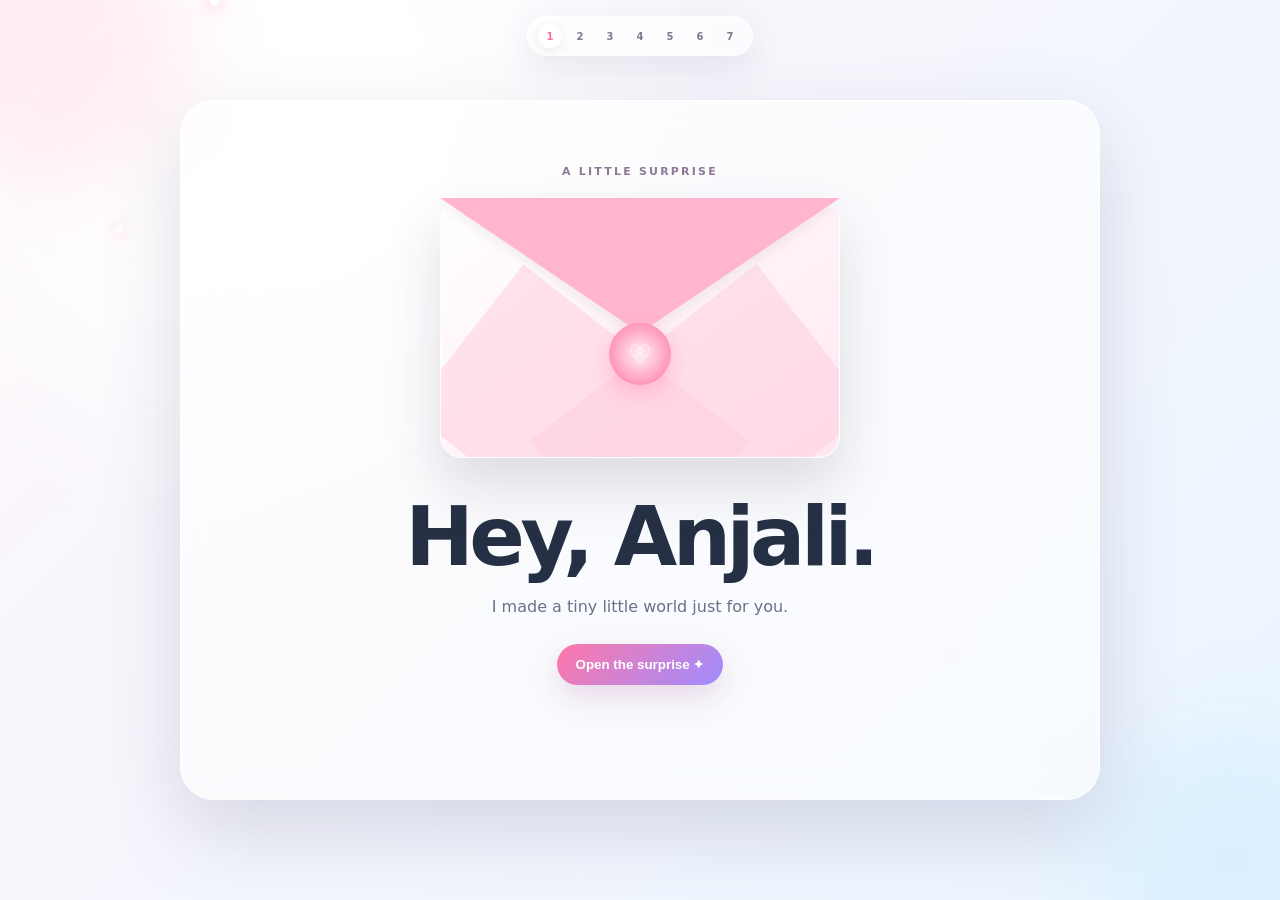
<file: index.html>
<!doctype html><html lang="en"><head><meta charset="utf-8"><meta name="viewport" content="width=device-width,initial-scale=1,viewport-fit=cover"><meta name="theme-color" content="#fff7fb"><title>For Anjali — A Little Surprise</title><link rel="stylesheet" href="style.css"></head><body data-page="1"><div class="nav"><span>1</span><span>2</span><span>3</span><span>4</span><span>5</span><span>6</span><span>7</span></div><div class="floating"><b></b><b></b><b></b><b></b></div><div class="orbit"><i></i></div><main class="scene"><section class="card"><div style="text-align:center"><div class="eyebrow">A little surprise</div>
<div class="envelope"><div class="env-body"></div><div class="flap"></div><div class="seal">♡</div></div>
<h1>Hey, Anjali.</h1><p style="margin:0 auto 24px">I made a tiny little world just for you.</p>
<button class="btn" data-next="page2.html">Open the surprise ✦</button></div></section></main><script src="script.js"></script></body></html>
</file>
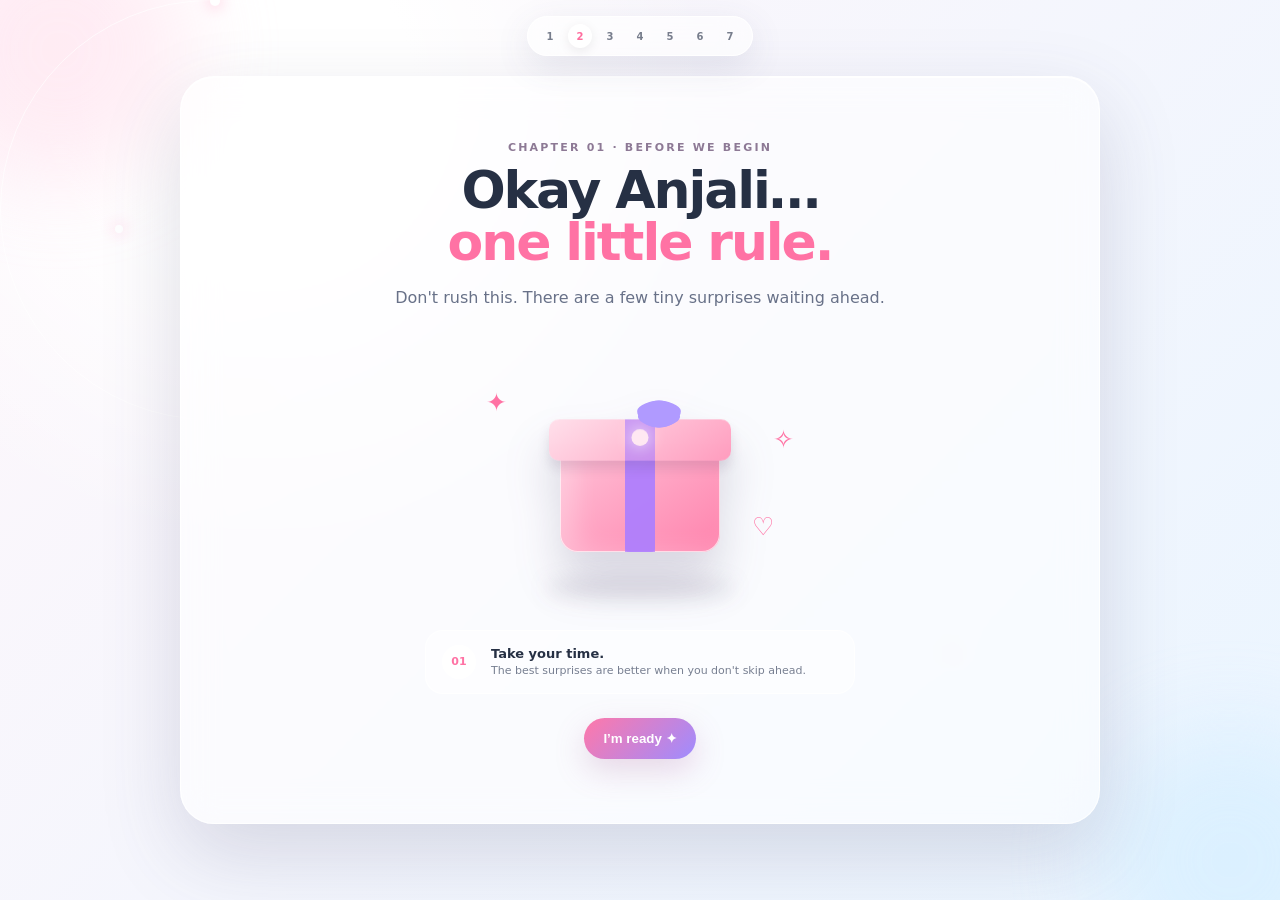
<file: page2.html>
<!doctype html><html lang="en"><head><meta charset="utf-8"><meta name="viewport" content="width=device-width,initial-scale=1,viewport-fit=cover"><meta name="theme-color" content="#fff7fb"><title>Something For You</title><link rel="stylesheet" href="style.css"></head><body data-page="2"><div class="nav"><span>1</span><span>2</span><span>3</span><span>4</span><span>5</span><span>6</span><span>7</span></div><div class="floating"><b></b><b></b><b></b><b></b></div><div class="orbit"><i></i></div><main class="scene"><section class="card"><div class="chapter-two">
<div class="eyebrow">Chapter 01 · before we begin</div>
<h2>Okay Anjali…<br><span class="accent">one little rule.</span></h2>
<p class="lead">Don't rush this. There are a few tiny surprises waiting ahead.</p>
<div class="gift-stage" aria-hidden="true"><div class="gift-shadow"></div><div class="gift"><div class="gift-lid"><i></i></div><div class="gift-box"><i></i></div><div class="gift-ribbon"></div><div class="gift-bow"><b></b><b></b></div></div><div class="spark s1">✦</div><div class="spark s2">✧</div><div class="spark s3">♡</div></div>
<div class="rule"><span>01</span><div><strong>Take your time.</strong><small>The best surprises are better when you don't skip ahead.</small></div></div>
<button class="btn" data-next="page3.html">I’m ready ✦</button>
</div></section></main><script src="script.js"></script></body></html>
</file>
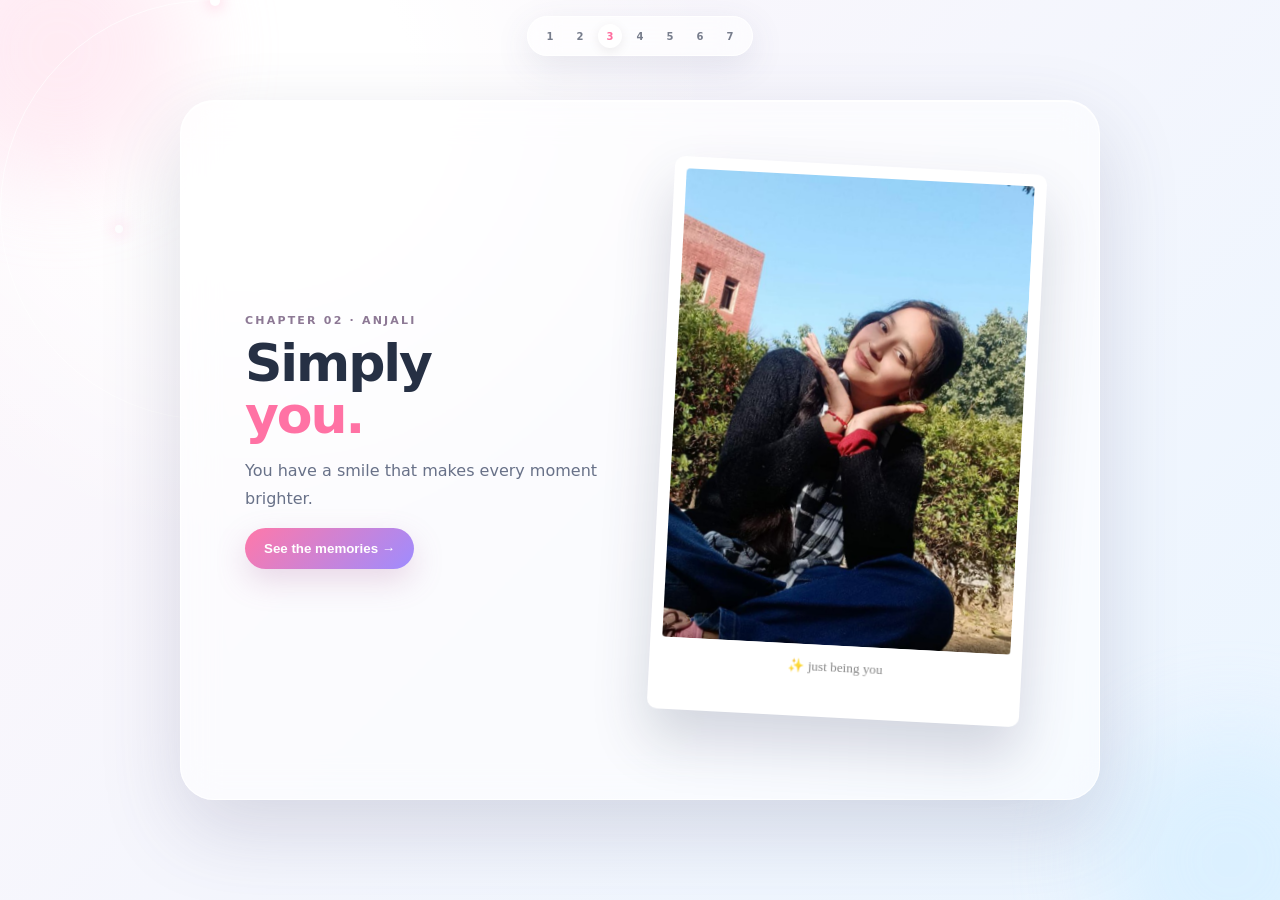
<file: page3.html>
<!doctype html><html lang="en"><head><meta charset="utf-8"><meta name="viewport" content="width=device-width,initial-scale=1,viewport-fit=cover"><meta name="theme-color" content="#fff7fb"><title>Anjali — Simply You</title><link rel="stylesheet" href="style.css"></head><body data-page="3"><div class="nav"><span>1</span><span>2</span><span>3</span><span>4</span><span>5</span><span>6</span><span>7</span></div><div class="floating"><b></b><b></b><b></b><b></b></div><div class="orbit"><i></i></div><main class="scene"><section class="card"><div class="photo-hero"><div><div class="eyebrow">Chapter 02 · Anjali</div>
<h2>Simply<br><span style="color:#ff72a4">you.</span></h2>
<p>You have a smile that makes every moment brighter.</p>
<button class="btn" data-next="page4.html">See the memories →</button></div>
<div class="photo-frame"><img src="photo1.jpg" alt="Anjali"><small>✨ just being you</small></div></div></section></main><script src="script.js"></script></body></html>
</file>
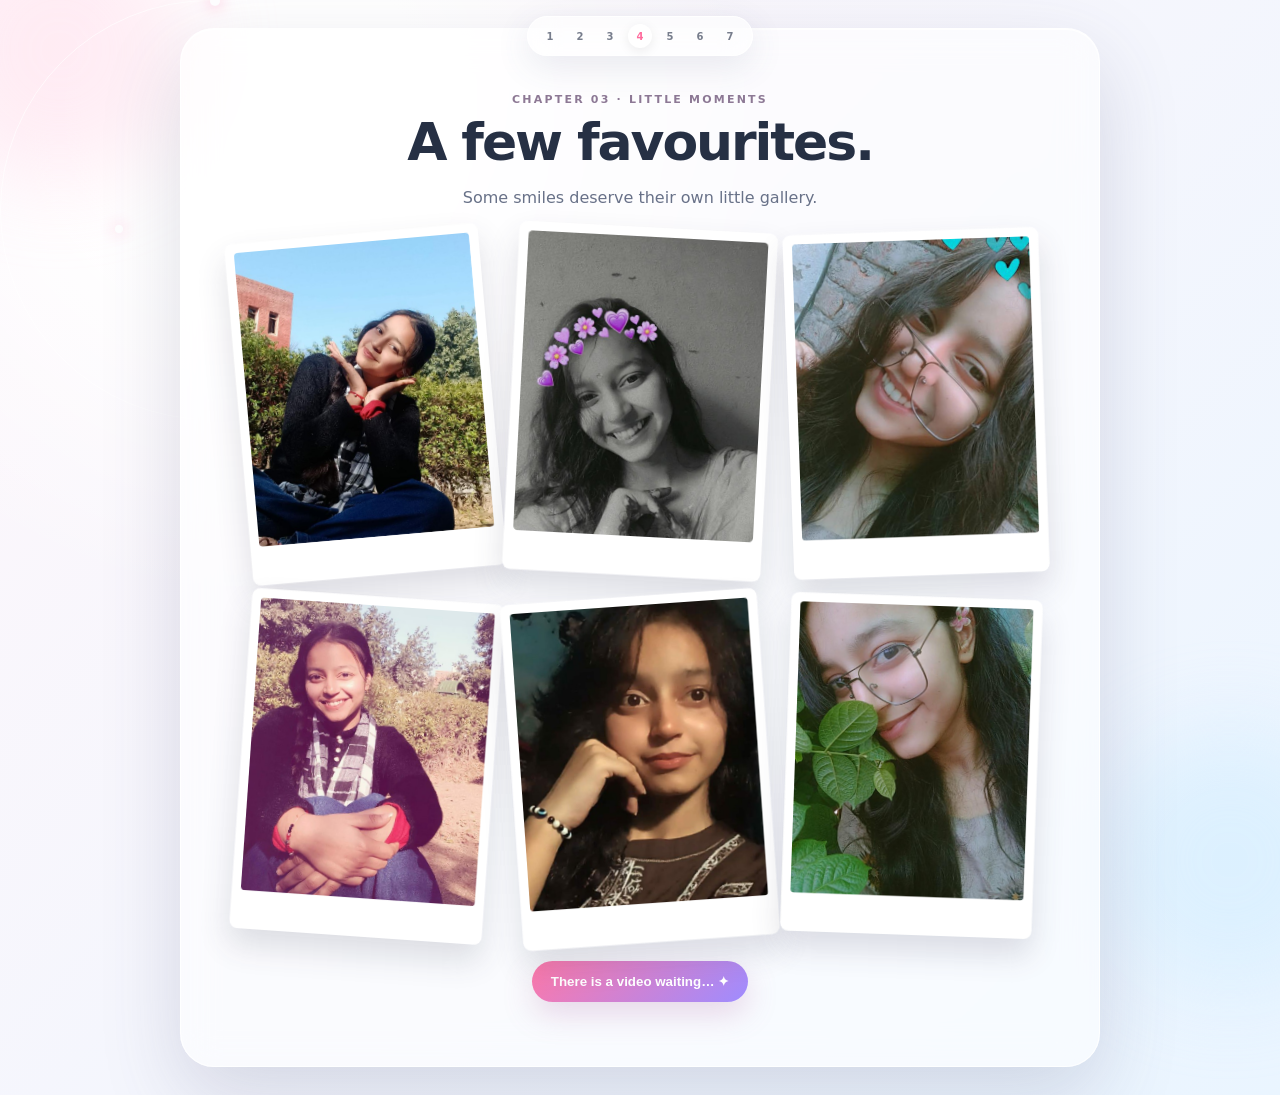
<file: page4.html>
<!doctype html><html lang="en"><head><meta charset="utf-8"><meta name="viewport" content="width=device-width,initial-scale=1,viewport-fit=cover"><meta name="theme-color" content="#fff7fb"><title>Little Moments</title><link rel="stylesheet" href="style.css"></head><body data-page="4"><div class="nav"><span>1</span><span>2</span><span>3</span><span>4</span><span>5</span><span>6</span><span>7</span></div><div class="floating"><b></b><b></b><b></b><b></b></div><div class="orbit"><i></i></div><main class="scene"><section class="card"><div style="text-align:center"><div class="eyebrow">Chapter 03 · little moments</div>
<h2>A few favourites.</h2><p style="margin:0 auto 28px">Some smiles deserve their own little gallery.</p>
<div class="gallery"><div class="polaroid"><img src="photo1.jpg" alt="Anjali photo 1"></div><div class="polaroid"><img src="photo2.jpg" alt="Anjali photo 2"></div><div class="polaroid"><img src="photo3.jpg" alt="Anjali photo 3"></div><div class="polaroid"><img src="photo4.jpg" alt="Anjali photo 4"></div><div class="polaroid"><img src="photo5.jpg" alt="Anjali photo 5"></div><div class="polaroid"><img src="photo6.jpg" alt="Anjali photo 6"></div></div>
<div style="margin-top:28px"><button class="btn" data-next="page5.html">There is a video waiting… ✦</button></div></div></section></main><script src="script.js"></script></body></html>
</file>
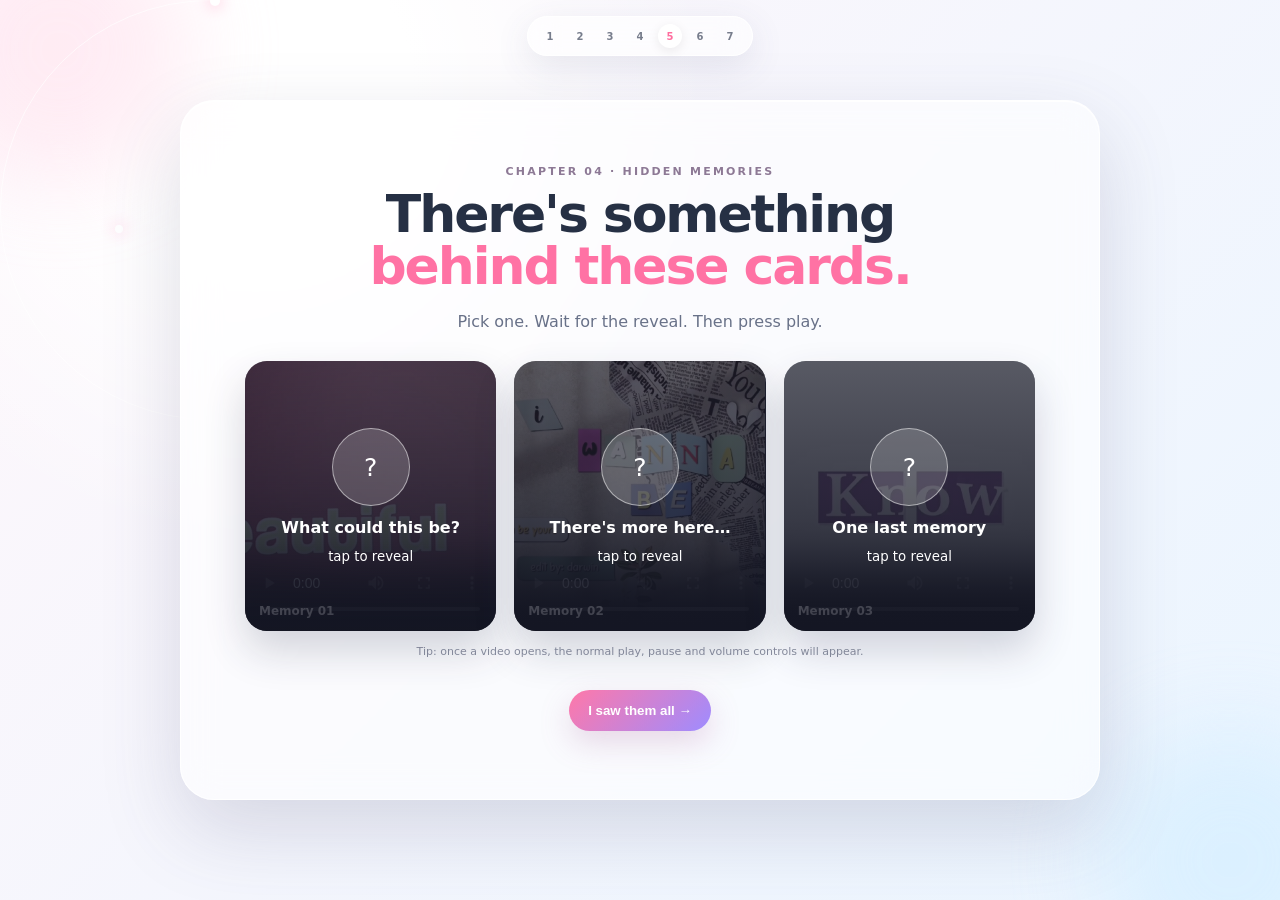
<file: page5.html>
<!doctype html><html lang="en"><head><meta charset="utf-8"><meta name="viewport" content="width=device-width,initial-scale=1,viewport-fit=cover"><meta name="theme-color" content="#fff7fb"><title>A Little Surprise</title><link rel="stylesheet" href="style.css"></head><body data-page="5"><div class="nav"><span>1</span><span>2</span><span>3</span><span>4</span><span>5</span><span>6</span><span>7</span></div><div class="floating"><b></b><b></b><b></b><b></b></div><div class="orbit"><i></i></div><main class="scene"><section class="card"><div style="text-align:center"><div class="eyebrow">Chapter 04 · hidden memories</div>
<h2>There's something<br><span class="accent">behind these cards.</span></h2><p style="margin:0 auto 26px">Pick one. Wait for the reveal. Then press play.</p>
<div class="video-grid">
<div class="video-card"><video playsinline controls preload="none" poster="video1-poster.jpg" data-src="video1.mp4"></video><div class="video-cover"><div class="orb">?</div><strong>What could this be?</strong><small>tap to reveal</small></div><div class="label">Memory 01</div></div>
<div class="video-card"><video playsinline controls preload="none" poster="video2-poster.jpg" data-src="video2.mp4"></video><div class="video-cover"><div class="orb">?</div><strong>There's more here…</strong><small>tap to reveal</small></div><div class="label">Memory 02</div></div>
<div class="video-card"><video playsinline controls preload="none" poster="video3-poster.jpg" data-src="video3.mp4"></video><div class="video-cover"><div class="orb">?</div><strong>One last memory</strong><small>tap to reveal</small></div><div class="label">Memory 03</div></div>
</div><p class="video-tip">Tip: once a video opens, the normal play, pause and volume controls will appear.</p><div style="margin-top:28px"><button class="btn" data-next="page6.html">I saw them all →</button></div></div></section></main><script src="script.js"></script></body></html>
</file>
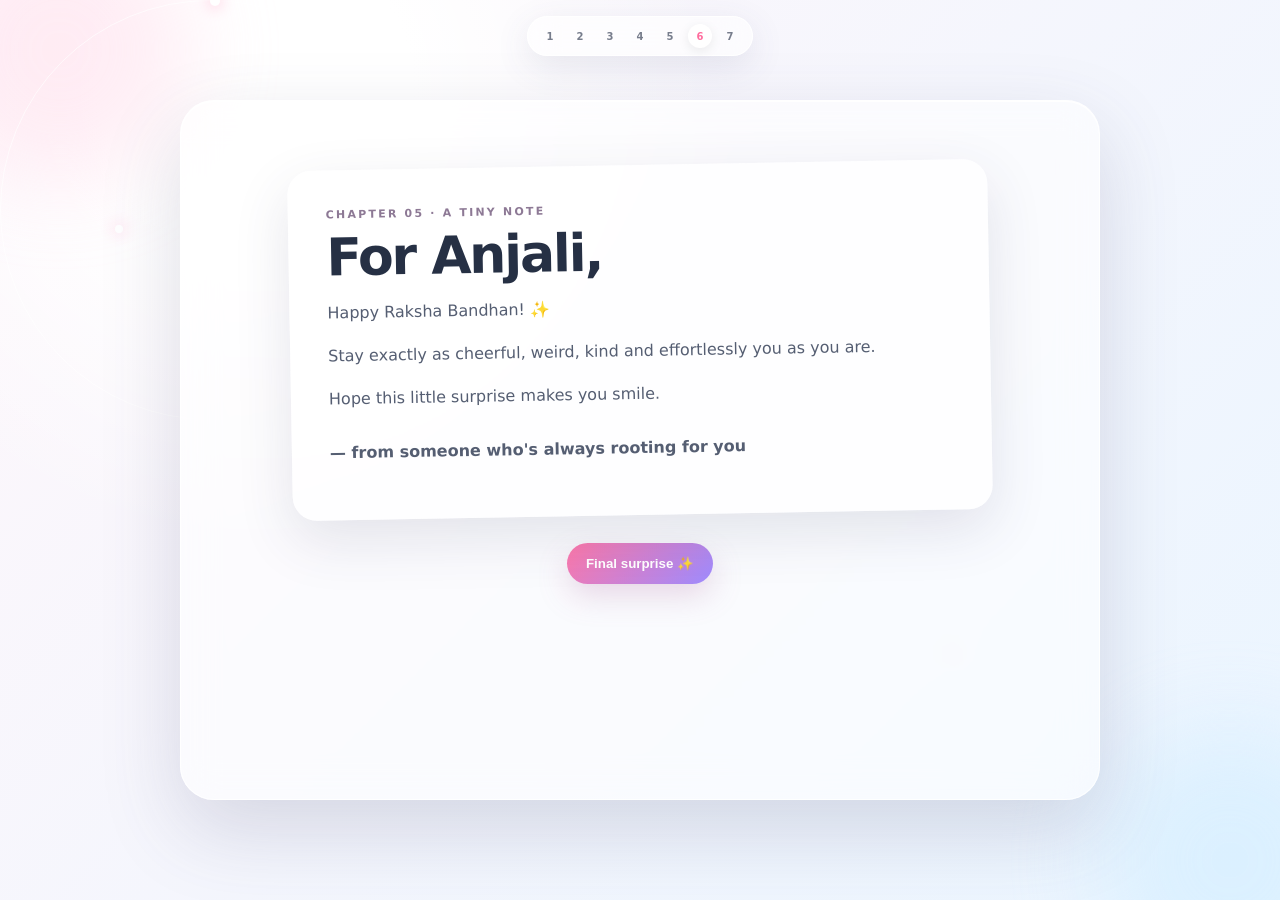
<file: page6.html>
<!doctype html><html lang="en"><head><meta charset="utf-8"><meta name="viewport" content="width=device-width,initial-scale=1,viewport-fit=cover"><meta name="theme-color" content="#fff7fb"><title>A Tiny Note</title><link rel="stylesheet" href="style.css"></head><body data-page="6"><div class="nav"><span>1</span><span>2</span><span>3</span><span>4</span><span>5</span><span>6</span><span>7</span></div><div class="floating"><b></b><b></b><b></b><b></b></div><div class="orbit"><i></i></div><main class="scene"><section class="card"><div class="letter"><div class="eyebrow">Chapter 05 · a tiny note</div><h2>For Anjali,</h2>
<p>Happy Raksha Bandhan! ✨</p><p>Stay exactly as cheerful, weird, kind and effortlessly you as you are.</p>
<p>Hope this little surprise makes you smile.</p><p style="margin-top:26px"><strong>— from someone who's always rooting for you</strong></p></div>
<div style="text-align:center;margin-top:28px"><button class="btn" data-next="page7.html">Final surprise ✨</button></div></section></main><script src="script.js"></script></body></html>
</file>
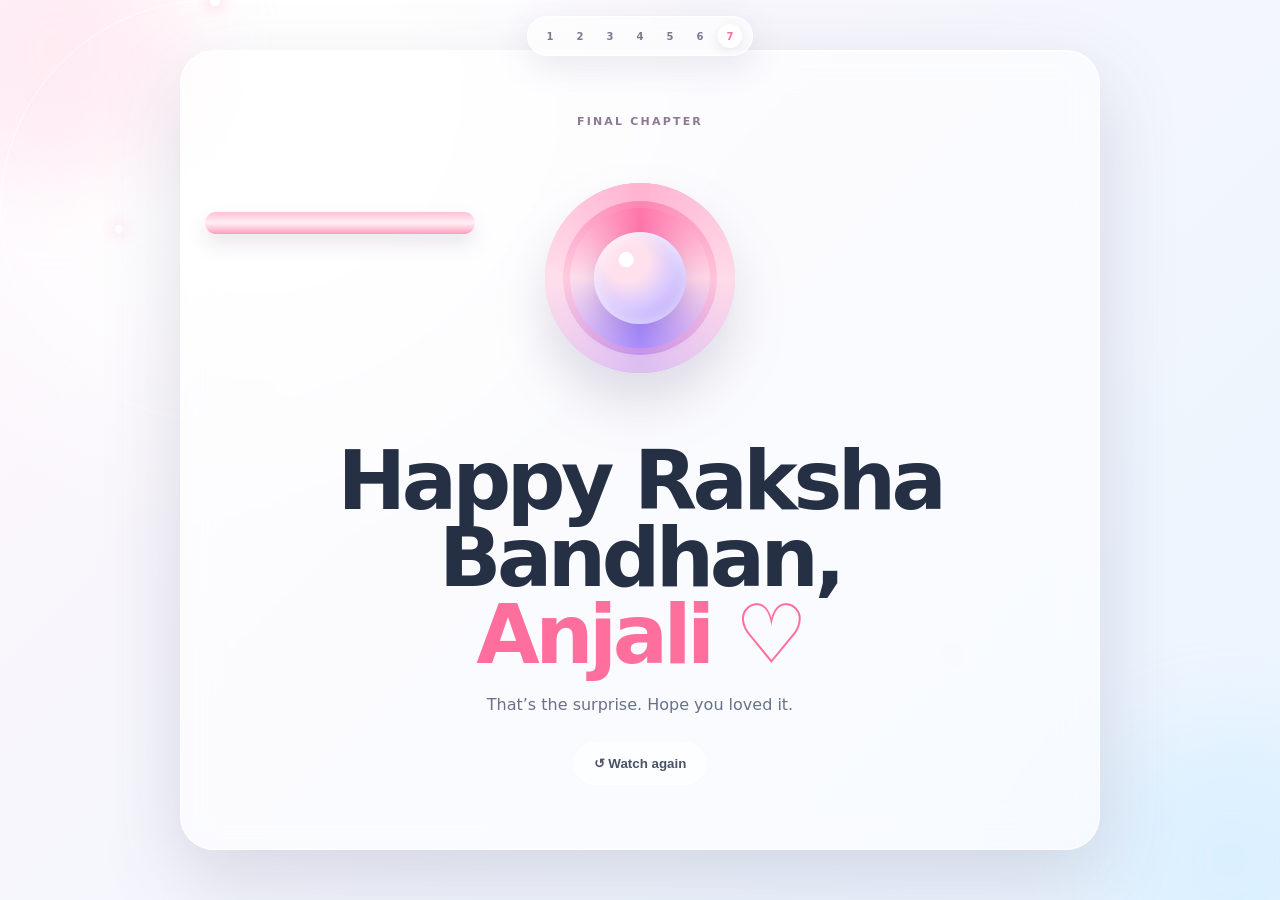
<file: page7.html>
<!doctype html><html lang="en"><head><meta charset="utf-8"><meta name="viewport" content="width=device-width,initial-scale=1,viewport-fit=cover"><meta name="theme-color" content="#fff7fb"><title>Happy Raksha Bandhan, Anjali</title><link rel="stylesheet" href="style.css"></head><body data-page="7"><div class="nav"><span>1</span><span>2</span><span>3</span><span>4</span><span>5</span><span>6</span><span>7</span></div><div class="floating"><b></b><b></b><b></b><b></b></div><div class="orbit"><i></i></div><main class="scene"><section class="card"><div class="final"><div class="eyebrow">Final chapter</div><div class="rakhi-wrap" style="height:300px"><div class="thread"></div><div class="rakhi"></div></div>
<h1>Happy Raksha Bandhan,<br><span style="color:#ff6f9e">Anjali ♡</span></h1>
<p style="margin:0 auto 24px">That’s the surprise. Hope you loved it.</p>
<button class="btn ghost" onclick="location.href='index.html'">↺ Watch again</button></div></section></main><script src="script.js"></script></body></html>
</file>
<file: style.css>
:root{
 --bg1:#fff7fb; --bg2:#eaf5ff; --ink:#263044; --muted:#687188;
 --pink:#ff8fb8; --rose:#ff5f93; --lav:#b9a7ff; --blue:#8fd8ff;
 --glass:rgba(255,255,255,.58); --line:rgba(255,255,255,.8);
}
*{box-sizing:border-box} html,body{margin:0;min-height:100%;font-family:Inter,ui-sans-serif,system-ui,-apple-system,Segoe UI,sans-serif;color:var(--ink)}
body{overflow-x:hidden;background:radial-gradient(circle at 20% 10%,#fff 0 12%,transparent 35%),linear-gradient(135deg,var(--bg1),var(--bg2));}
body:before,body:after{content:"";position:fixed;width:260px;height:260px;border-radius:50%;filter:blur(45px);opacity:.42;z-index:-2}
body:before{background:#ffd4e6;top:-80px;left:-70px} body:after{background:#c7eaff;right:-80px;bottom:-90px}
.scene{min-height:100vh;position:relative;perspective:1400px;display:flex;align-items:center;justify-content:center;padding:28px 18px;overflow:hidden}
.orbit{position:absolute;width:420px;height:420px;border:1px solid rgba(255,255,255,.65);border-radius:50%;animation:spin 18s linear infinite;transform-style:preserve-3d;pointer-events:none}
.orbit i{position:absolute;width:10px;height:10px;border-radius:50%;background:#fff;box-shadow:0 0 16px #ff9fc3;top:-5px;left:50%}
@keyframes spin{to{transform:rotateY(360deg) rotateX(18deg)}}
.card{width:min(920px,100%);min-height:min(700px,calc(100vh - 56px));background:var(--glass);border:1px solid var(--line);box-shadow:0 30px 80px rgba(72,74,110,.18),inset 0 1px 0 #fff;border-radius:34px;backdrop-filter:blur(18px);-webkit-backdrop-filter:blur(18px);padding:clamp(24px,5vw,64px);position:relative;transform-style:preserve-3d;animation:cardIn .8s cubic-bezier(.2,.8,.2,1)}
@keyframes cardIn{from{opacity:0;transform:translateY(30px) rotateX(5deg) scale(.97)}to{opacity:1;transform:none}}
.eyebrow{text-transform:uppercase;letter-spacing:.2em;font-size:11px;font-weight:800;color:#8d7995}
h1{font-size:clamp(42px,8vw,82px);line-height:.94;margin:14px 0 18px;letter-spacing:-.055em}
h2{font-size:clamp(30px,5vw,52px);line-height:1;margin:10px 0 16px;letter-spacing:-.04em}
p{font-size:16px;line-height:1.7;color:var(--muted);max-width:650px}
.btn{display:inline-flex;align-items:center;gap:9px;border:0;text-decoration:none;color:#fff;background:linear-gradient(135deg,#ff78a9,#9e8cff);padding:13px 19px;border-radius:999px;font-weight:800;box-shadow:0 12px 30px rgba(176,107,165,.25);cursor:pointer;transition:.25s}
.btn:hover{transform:translateY(-3px) scale(1.02);box-shadow:0 18px 34px rgba(176,107,165,.3)}
.btn.ghost{background:rgba(255,255,255,.62);color:#4b5266;border:1px solid #fff;box-shadow:none}
.nav{position:fixed;top:16px;left:50%;transform:translateX(-50%);z-index:20;background:rgba(255,255,255,.6);border:1px solid #fff;backdrop-filter:blur(15px);border-radius:999px;padding:7px 10px;display:flex;gap:6px;box-shadow:0 10px 35px rgba(70,80,120,.12)}
.nav span{font-size:10px;font-weight:900;min-width:24px;height:24px;border-radius:50%;display:grid;place-items:center;color:#777d8c}
.nav span.active{background:#fff;color:#ff6d9e;box-shadow:0 3px 12px rgba(0,0,0,.08)}
.footer-nav{position:absolute;bottom:24px;left:50%;transform:translateX(-50%);display:flex;gap:10px;z-index:5}
.floating{position:absolute;inset:0;pointer-events:none;overflow:hidden}
.floating b{position:absolute;width:8px;height:8px;background:#fff;border-radius:50%;box-shadow:0 0 16px #ffafd0;animation:float 8s ease-in-out infinite}
.floating b:nth-child(1){left:9%;top:25%;animation-delay:-2s}.floating b:nth-child(2){left:82%;top:18%;animation-delay:-5s}.floating b:nth-child(3){left:74%;top:72%;animation-delay:-1s}.floating b:nth-child(4){left:22%;top:78%;animation-delay:-6s}
@keyframes float{50%{transform:translate3d(18px,-35px,70px) scale(1.7);opacity:.55}}
.rakhi-wrap{height:340px;display:grid;place-items:center;position:relative;transform-style:preserve-3d}
.rakhi{width:190px;height:190px;border-radius:50%;position:relative;transform-style:preserve-3d;animation:rakhiFloat 5s ease-in-out infinite;filter:drop-shadow(0 30px 25px rgba(90,70,120,.18))}
.rakhi:before{content:"";position:absolute;inset:0;border-radius:50%;background:conic-gradient(from 0deg,#ff75aa,#ffd6e5,#a88dff,#ffe0ec,#ff75aa);box-shadow:inset 0 0 0 18px rgba(255,255,255,.38),inset 0 0 0 25px rgba(255,160,196,.35)}
.rakhi:after{content:"";position:absolute;width:92px;height:92px;left:49px;top:49px;border-radius:50%;background:radial-gradient(circle at 35% 30%,#fff 0 8%,#ffe1ed 9% 25%,#d8c8ff 55%,#9d82f4 100%);box-shadow:0 10px 25px rgba(120,90,180,.28),inset 0 0 18px rgba(255,255,255,.8)}
.thread{position:absolute;width:270px;height:22px;top:84px;left:-40px;background:linear-gradient(#ffc1d6,#fff0f6,#ff9dbc);border-radius:20px;transform:translateZ(-20px);box-shadow:0 10px 20px rgba(120,90,130,.15)}
@keyframes rakhiFloat{50%{transform:translateY(-12px) rotateY(18deg) rotateX(8deg)}}
.envelope{width:min(400px,88vw);height:260px;position:relative;transform-style:preserve-3d;animation:envelopeFloat 4s ease-in-out infinite;margin:20px auto 40px}
.env-body{position:absolute;inset:0;background:linear-gradient(145deg,#fff,#ffe8f1);border-radius:22px;box-shadow:0 28px 55px rgba(75,70,100,.18);border:1px solid #fff;overflow:hidden}
.env-body:before,.env-body:after{content:"";position:absolute;width:72%;height:72%;background:#ffd0df;top:10%;opacity:.55}
.env-body:before{left:-8%;transform:rotate(38deg);transform-origin:bottom left}.env-body:after{right:-8%;transform:rotate(-38deg);transform-origin:bottom right}
.flap{position:absolute;z-index:2;left:0;top:0;width:0;height:0;border-left:200px solid transparent;border-right:200px solid transparent;border-top:135px solid #ffb5cd;filter:drop-shadow(0 6px 6px rgba(90,70,90,.08));transform-origin:top;animation:flap 3.5s ease-in-out infinite}
.seal{position:absolute;z-index:3;left:50%;top:125px;transform:translateX(-50%);width:62px;height:62px;border-radius:50%;display:grid;place-items:center;background:radial-gradient(circle,#fff0f6,#ff6f9f);color:#fff;font-size:27px;box-shadow:0 8px 20px rgba(255,100,150,.28)}
@keyframes flap{50%{transform:rotateX(35deg) translateY(-4px)}} @keyframes envelopeFloat{50%{transform:translateY(-10px) rotateX(2deg) rotateY(-3deg)}}
.photo-hero{display:grid;grid-template-columns:1fr 1fr;gap:38px;align-items:center}
.photo-frame{background:#fff;padding:12px 12px 42px;border-radius:10px;box-shadow:0 30px 55px rgba(55,60,95,.2);transform:rotate(3deg) rotateY(-8deg);transition:.5s;transform-style:preserve-3d}
.photo-frame:hover{transform:rotate(0) rotateY(0) translateZ(20px)}
.photo-frame img{width:100%;aspect-ratio:3/4;object-fit:cover;border-radius:4px}
.photo-frame small{display:block;text-align:center;margin-top:10px;color:#888;font-family:cursive}
.gallery{display:grid;grid-template-columns:repeat(3,1fr);gap:20px;perspective:900px}
.polaroid{background:#fff;padding:9px 9px 34px;border-radius:8px;box-shadow:0 16px 30px rgba(60,65,90,.16);transform-style:preserve-3d;transition:.35s;position:relative}
.polaroid:nth-child(1){transform:rotate(-5deg) translateZ(15px)}.polaroid:nth-child(2){transform:rotate(3deg) translateZ(30px)}.polaroid:nth-child(3){transform:rotate(-2deg) translateZ(20px)}
.polaroid:nth-child(4){transform:rotate(4deg) translateZ(10px)}.polaroid:nth-child(5){transform:rotate(-4deg) translateZ(25px)}.polaroid:nth-child(6){transform:rotate(2deg) translateZ(5px)}
.polaroid:hover{transform:rotate(0) translateZ(80px) scale(1.04);z-index:3}
.polaroid img{width:100%;aspect-ratio:1/1.25;object-fit:cover;border-radius:4px}
.video-grid{display:grid;grid-template-columns:repeat(3,1fr);gap:18px}
.video-card{position:relative;border-radius:22px;overflow:hidden;background:#1f2230;box-shadow:0 20px 40px rgba(45,48,80,.2);min-height:270px;transform-style:preserve-3d;transition:.35s}
.video-card:hover{transform:translateY(-7px) rotateX(3deg)}
.video-card video{width:100%;height:100%;object-fit:cover;display:block;opacity:.62}
.video-cover{position:absolute;inset:0;display:flex;align-items:center;justify-content:center;flex-direction:column;gap:12px;background:linear-gradient(180deg,rgba(25,25,40,.2),rgba(20,22,36,.85));color:#fff;cursor:pointer;transition:.6s}
.video-cover .orb{width:78px;height:78px;border-radius:50%;background:rgba(255,255,255,.18);border:1px solid rgba(255,255,255,.5);display:grid;place-items:center;font-size:25px;box-shadow:0 0 0 0 rgba(255,150,190,.4);animation:pulse 2.2s infinite}
@keyframes pulse{70%{box-shadow:0 0 0 18px rgba(255,150,190,0)}} .video-card.revealed .video-cover{opacity:0;pointer-events:none}.video-card.revealed video{opacity:1}
.video-card .label{position:absolute;left:14px;bottom:13px;color:#fff;font-size:12px;font-weight:800;z-index:2}
.letter{max-width:700px;margin:auto;background:rgba(255,255,255,.7);padding:38px;border-radius:24px;box-shadow:0 20px 55px rgba(60,65,100,.13);transform:rotate(-1deg)}
.letter p{color:#555e72}
.final{text-align:center}
@media(max-width:760px){
 .scene{padding:24px 13px}.card{min-height:calc(100vh - 48px);padding:28px 20px 88px;border-radius:27px}
 .photo-hero{grid-template-columns:1fr;gap:20px}.photo-frame{max-width:330px;margin:auto}
 .gallery{grid-template-columns:repeat(2,1fr);gap:12px}.video-grid{grid-template-columns:1fr}
 .video-card{min-height:330px}.orbit{width:300px;height:300px}.nav{top:10px}
 h1{font-size:48px}
}

/* Chapter 01 gift reveal */
.chapter-two{text-align:center;max-width:700px;margin:auto}.chapter-two .lead{margin:0 auto 8px}.accent{color:#ff72a4}.gift-stage{height:310px;position:relative;display:grid;place-items:center;perspective:900px}.gift{width:190px;height:155px;position:relative;transform-style:preserve-3d;animation:giftFloat 4s ease-in-out infinite;filter:drop-shadow(0 30px 22px rgba(85,70,115,.2))}.gift-box{position:absolute;left:15px;bottom:0;width:160px;height:112px;border-radius:8px 8px 18px 18px;background:linear-gradient(145deg,#ffc4d9,#ff83ad);box-shadow:inset 0 0 0 1px rgba(255,255,255,.65),inset 15px 0 25px rgba(255,255,255,.25)}.gift-lid{position:absolute;z-index:3;left:4px;top:22px;width:182px;height:42px;border-radius:10px;background:linear-gradient(145deg,#ffe0eb,#ff9cbe);box-shadow:0 8px 12px rgba(80,60,100,.15);transform:rotateX(10deg)}.gift-lid:after{content:"";position:absolute;left:50%;top:0;width:30px;height:100%;transform:translateX(-50%);background:rgba(174,127,255,.65)}.gift-ribbon{position:absolute;z-index:2;left:80px;top:48px;width:30px;height:107px;background:rgba(174,127,255,.72);border-radius:4px}.gift-box i{position:absolute;left:50%;top:0;width:30px;height:100%;transform:translateX(-50%);background:rgba(174,127,255,.72)}.gift-bow{position:absolute;z-index:4;left:50%;top:2px;transform:translateX(-50%);width:75px;height:45px}.gift-bow b{position:absolute;top:0;width:38px;height:30px;background:#b09aff;border-radius:70% 20% 70% 20%;transform:rotate(25deg)}.gift-bow b:last-child{right:0;transform:scaleX(-1) rotate(25deg)}.gift-lid i{position:absolute;z-index:5;left:50%;top:10px;width:17px;height:17px;border-radius:50%;background:#ffe8f2;transform:translateX(-50%);box-shadow:0 0 18px #fff}.gift-shadow{position:absolute;bottom:30px;width:190px;height:24px;border-radius:50%;background:rgba(70,60,100,.14);filter:blur(10px);animation:shadowPulse 4s ease-in-out infinite}.spark{position:absolute;color:#ff72a4;font-size:25px;animation:sparkFloat 3s ease-in-out infinite}.s1{left:28%;top:22%}.s2{right:28%;top:34%;animation-delay:-1s}.s3{left:66%;top:62%;animation-delay:-2s}.rule{display:flex;align-items:center;text-align:left;gap:15px;width:min(430px,100%);margin:0 auto 24px;padding:14px 16px;border:1px solid rgba(255,255,255,.8);background:rgba(255,255,255,.42);border-radius:18px}.rule>span{width:34px;height:34px;border-radius:50%;display:grid;place-items:center;background:#fff;color:#ff72a4;font-weight:900;font-size:11px}.rule strong{display:block;font-size:13px}.rule small{display:block;color:#777f91;margin-top:3px;font-size:11px}.video-tip{font-size:11px!important;margin:12px auto 0!important;color:#8a8fa0!important}.video-card video{position:relative;z-index:1;opacity:.35;transition:opacity .5s}.video-card.revealed video{opacity:1}.video-card .video-cover{z-index:3}.video-card.revealed .video-cover{opacity:0;pointer-events:none}.video-card video::-webkit-media-controls-panel{display:flex}.video-card video::-webkit-media-controls{display:flex}.video-card.revealed{box-shadow:0 24px 55px rgba(45,48,80,.28)}@keyframes giftFloat{50%{transform:translateY(-13px) rotateY(10deg) rotateX(4deg)}}@keyframes shadowPulse{50%{transform:scale(.82);opacity:.08}}@keyframes sparkFloat{50%{transform:translateY(-16px) rotate(20deg);opacity:.45}}
@media(max-width:760px){.gift-stage{height:270px}.gift{transform:scale(.88)}.rule{text-align:left}.video-card{min-height:320px}}
</file>
